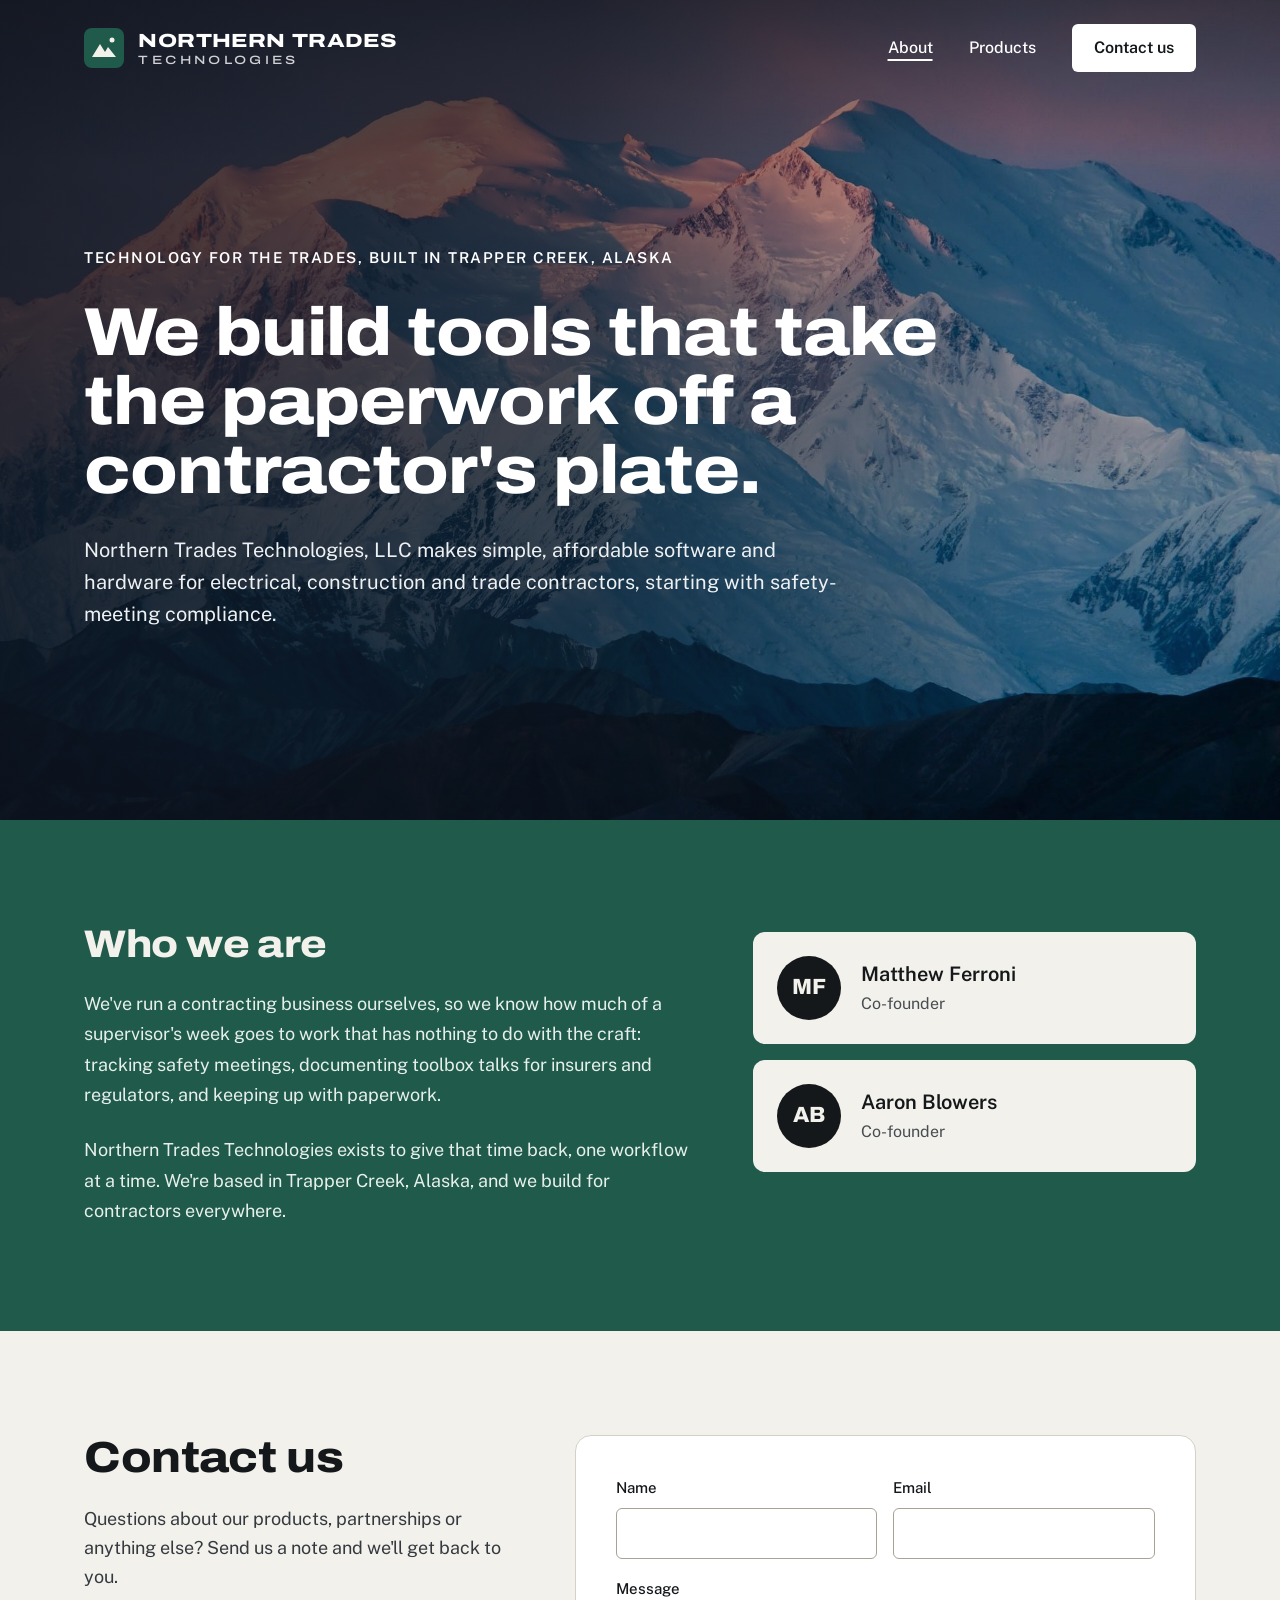
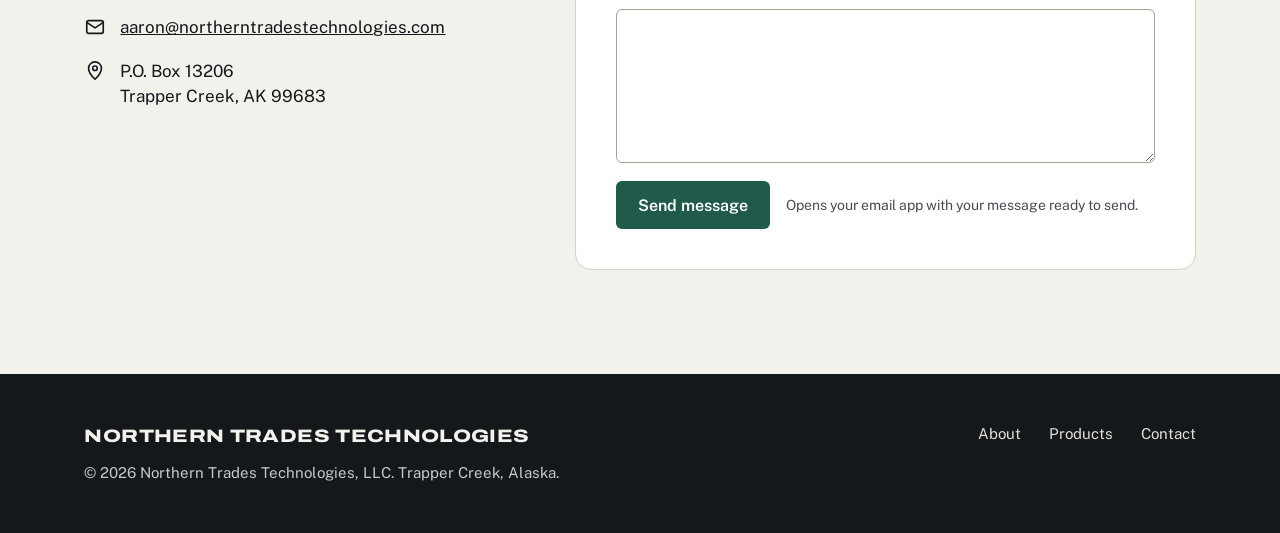
<file: northerntradestechnologies-site/index.html>
<!doctype html>
<html lang="en">
<head>
<meta charset="utf-8">
<meta name="viewport" content="width=device-width, initial-scale=1">
<link rel="icon" href="assets/favicon.svg" type="image/svg+xml">
<link rel="preconnect" href="https://fonts.googleapis.com">
<link rel="preconnect" href="https://fonts.gstatic.com" crossorigin>
<link rel="stylesheet" href="https://fonts.googleapis.com/css2?family=Archivo:wdth,wght@100..125,500..800&family=Public+Sans:wght@400;500;600;700&display=swap">
<link rel="stylesheet" href="styles.css">
<title>Northern Trades Technologies | Tools for trade contractors</title>
<meta name="description" content="Northern Trades Technologies builds simple, affordable software and hardware for electrical, construction and trade contractors. Based in Trapper Creek, Alaska.">
<meta property="og:title" content="Northern Trades Technologies">
<meta property="og:description" content="Tools that take the paperwork off a contractor's plate.">
<meta property="og:image" content="https://www.northerntradestechnologies.com/assets/og-image.jpg">
<meta property="og:url" content="https://www.northerntradestechnologies.com/">
<meta property="og:type" content="website">
<link rel="preload" as="image" href="assets/hero-2000.jpg" imagesrcset="assets/hero-1200.jpg 1200w, assets/hero-2000.jpg 2000w" imagesizes="100vw">
</head>
<body>

<div class="hero">
  <img class="hero-photo" src="assets/hero-2000.jpg" srcset="assets/hero-1200.jpg 1200w, assets/hero-2000.jpg 2000w" sizes="100vw" alt="">
  <header class="site-header wrap">
    <a class="brand" href="index.html">
      <svg width="40" height="40" viewBox="0 0 40 40" aria-hidden="true"><rect width="40" height="40" rx="8" fill="#1F5A4A"/><path d="M8 29l8-13 5 8 3-5 8 10z" fill="#F3F1EC"/><circle cx="28" cy="12" r="2.5" fill="#F3F1EC"/></svg>
      <span class="brand-name"><b>Northern Trades</b><span>Technologies</span></span>
    </a>
    <button class="menu-toggle" type="button" aria-expanded="false" aria-controls="site-nav" aria-label="Menu"><svg width="22" height="22" viewBox="0 0 24 24" fill="none" stroke="currentColor" stroke-width="2" stroke-linecap="round" aria-hidden="true"><path d="M4 7h16M4 12h16M4 17h16"/></svg></button>
    <nav class="nav" id="site-nav" aria-label="Main">
      <a href="index.html" aria-current="page">About</a>
      <a href="products.html">Products</a>
      <a class="btn btn-light" href="#contact">Contact us</a>
    </nav>
  </header>
  <div class="hero-copy wrap">
    <p class="hero-kicker">Technology for the trades, built in Trapper Creek, Alaska</p>
    <h1>We build tools that take the paperwork off a contractor's plate.</h1>
    <p class="lede">Northern Trades Technologies, LLC makes simple, affordable software and hardware for electrical, construction and trade contractors, starting with safety-meeting compliance.</p>
  </div>
</div>

<main>
<section class="about" aria-labelledby="about-title">
  <div class="wrap">
    <div class="about-copy">
      <h2 id="about-title">Who we are</h2>
      <p>We've run a contracting business ourselves, so we know how much of a supervisor's week goes to work that has nothing to do with the craft: tracking safety meetings, documenting toolbox talks for insurers and regulators, and keeping up with paperwork.</p>
      <p>Northern Trades Technologies exists to give that time back, one workflow at a time. We're based in Trapper Creek, Alaska, and we build for contractors everywhere.</p>
    </div>
    <ul class="founders">
      <li class="founder"><span class="initials" aria-hidden="true">MF</span><div><b>Matthew Ferroni</b><span>Co-founder</span></div></li>
      <li class="founder"><span class="initials" aria-hidden="true">AB</span><div><b>Aaron Blowers</b><span>Co-founder</span></div></li>
    </ul>
  </div>
</section>

<section class="contact" id="contact" aria-labelledby="contact-title">
  <div class="wrap">
    <div class="contact-info">
      <h2 id="contact-title">Contact us</h2>
      <p>Questions about our products, partnerships or anything else? Send us a note and we'll get back to you.</p>
      <ul class="contact-lines">
        <li><svg width="22" height="22" viewBox="0 0 24 24" fill="none" stroke="currentColor" stroke-width="1.8" stroke-linecap="round" stroke-linejoin="round" aria-hidden="true"><rect x="3" y="5" width="18" height="14" rx="2"/><path d="M3 7l9 6 9-6"/></svg><a href="mailto:aaron@northerntradestechnologies.com">aaron@northerntradestechnologies.com</a></li>
        <li><svg width="22" height="22" viewBox="0 0 24 24" fill="none" stroke="currentColor" stroke-width="1.8" stroke-linecap="round" stroke-linejoin="round" aria-hidden="true"><path d="M12 21s-7-6.5-7-12a7 7 0 0 1 14 0c0 5.5-7 12-7 12z"/><circle cx="12" cy="9" r="2.5"/></svg><span>P.O. Box 13206<br>Trapper Creek, AK 99683</span></li>
      </ul>
    </div>
    <form class="form" id="contact-form" novalidate>
      <div class="form-row">
        <div class="field"><label for="c-name">Name</label><input id="c-name" name="name" type="text" autocomplete="name" required></div>
        <div class="field"><label for="c-email">Email</label><input id="c-email" name="email" type="email" autocomplete="email" required></div>
      </div>
      <div class="field"><label for="c-msg">Message</label><textarea id="c-msg" name="message" rows="5" required></textarea></div>
      <p class="form-error" id="form-error" role="alert" hidden></p>
      <div class="form-actions">
        <button class="btn btn-spruce" type="submit">Send message</button>
        <span class="form-note">Opens your email app with your message ready to send.</span>
      </div>
    </form>
  </div>
</section>
</main>

<footer class="site-footer">
  <div class="wrap">
    <div class="footer-brand">
      <b>Northern Trades Technologies</b>
      <span>© 2026 Northern Trades Technologies, LLC. Trapper Creek, Alaska.</span>
    </div>
    <nav class="footer-nav" aria-label="Footer">
      <a href="index.html">About</a>
      <a href="products.html">Products</a>
      <a href="index.html#contact">Contact</a>
    </nav>
  </div>
</footer>
<script src="site.js"></script>
</body>
</html>
</file>
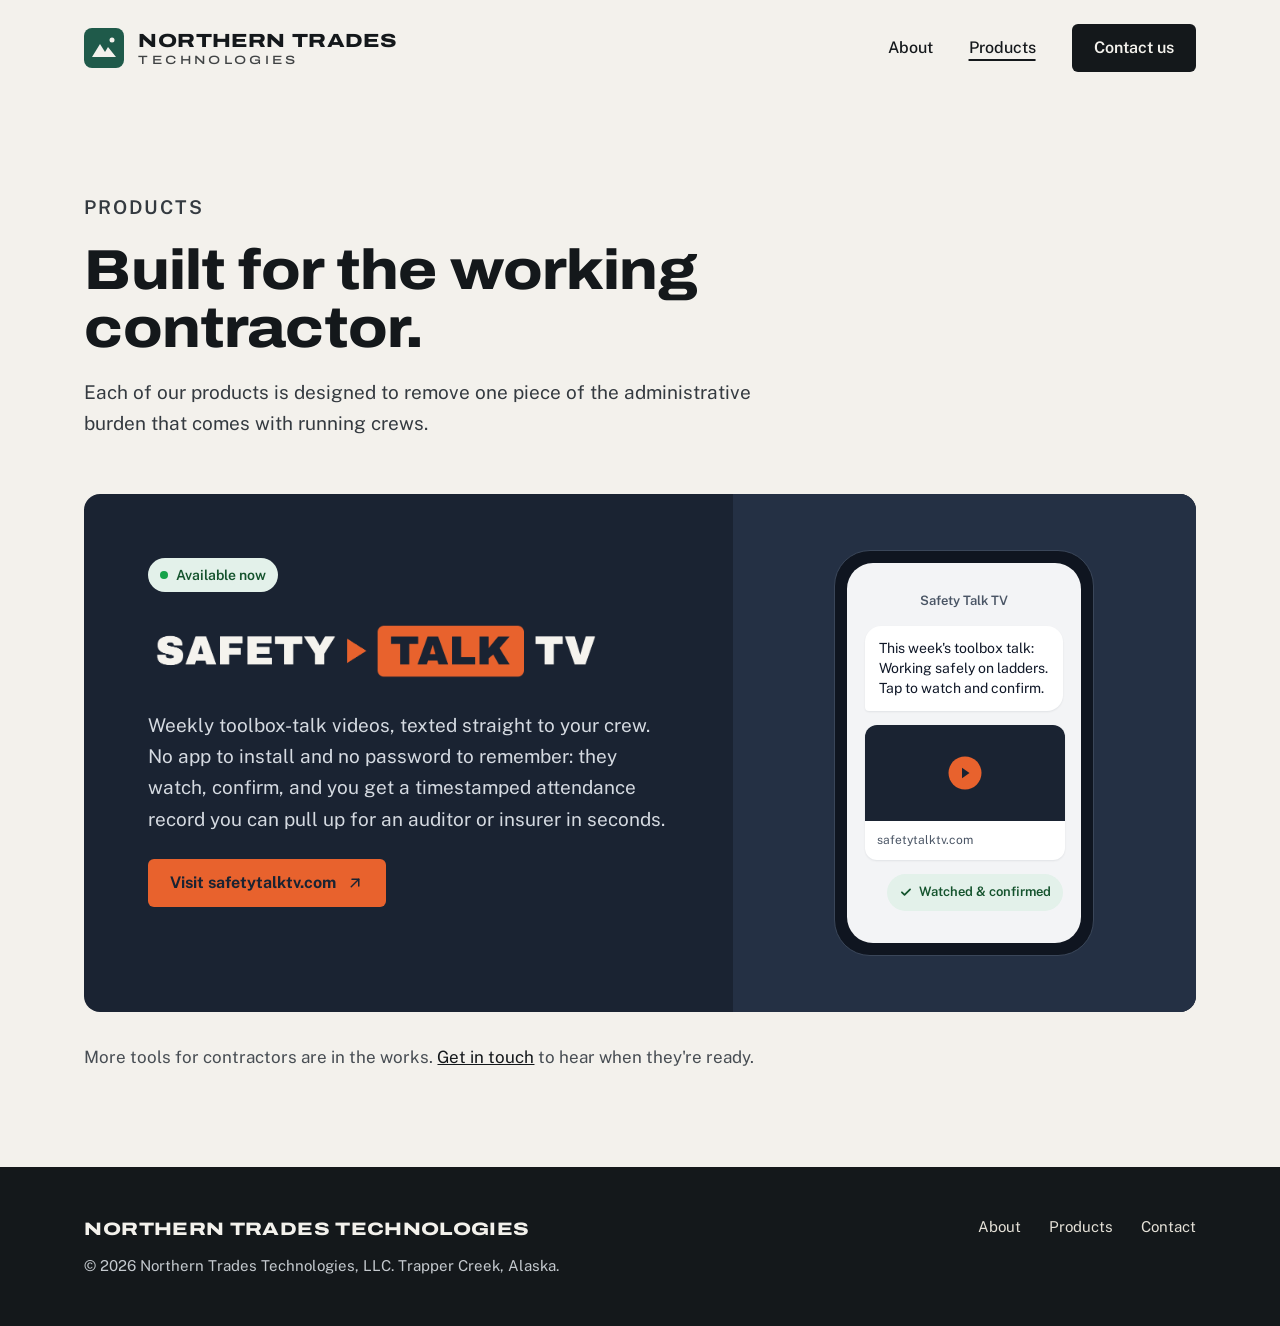
<file: northerntradestechnologies-site/products.html>
<!doctype html>
<html lang="en">
<head>
<meta charset="utf-8">
<meta name="viewport" content="width=device-width, initial-scale=1">
<link rel="icon" href="assets/favicon.svg" type="image/svg+xml">
<link rel="preconnect" href="https://fonts.googleapis.com">
<link rel="preconnect" href="https://fonts.gstatic.com" crossorigin>
<link rel="stylesheet" href="https://fonts.googleapis.com/css2?family=Archivo:wdth,wght@100..125,500..800&family=Public+Sans:wght@400;500;600;700&display=swap">
<link rel="stylesheet" href="styles.css">
<title>Products | Northern Trades Technologies</title>
<meta name="description" content="Safety Talk TV: weekly toolbox-talk videos texted to your crew, with a timestamped attendance record. From Northern Trades Technologies.">
<meta property="og:title" content="Products | Northern Trades Technologies">
<meta property="og:image" content="https://www.northerntradestechnologies.com/assets/og-image.jpg">
<meta property="og:url" content="https://www.northerntradestechnologies.com/products">
</head>
<body class="page-top">

<header class="site-header wrap">
  <a class="brand" href="index.html">
    <svg width="40" height="40" viewBox="0 0 40 40" aria-hidden="true"><rect width="40" height="40" rx="8" fill="#1F5A4A"/><path d="M8 29l8-13 5 8 3-5 8 10z" fill="#F3F1EC"/><circle cx="28" cy="12" r="2.5" fill="#F3F1EC"/></svg>
    <span class="brand-name"><b>Northern Trades</b><span>Technologies</span></span>
  </a>
  <button class="menu-toggle" type="button" aria-expanded="false" aria-controls="site-nav" aria-label="Menu"><svg width="22" height="22" viewBox="0 0 24 24" fill="none" stroke="currentColor" stroke-width="2" stroke-linecap="round" aria-hidden="true"><path d="M4 7h16M4 12h16M4 17h16"/></svg></button>
  <nav class="nav" id="site-nav" aria-label="Main">
    <a href="index.html">About</a>
    <a href="products.html" aria-current="page">Products</a>
    <a class="btn btn-dark" href="index.html#contact">Contact us</a>
  </nav>
</header>

<main>
<section class="page-intro wrap">
  <p class="page-kicker">Products</p>
  <h1>Built for the working contractor.</h1>
  <p>Each of our products is designed to remove one piece of the administrative burden that comes with running crews.</p>
</section>

<section class="products wrap" aria-label="Our products">
  <article class="product">
    <div class="product-copy">
      <span class="status">Available now</span>
      <h2><img src="assets/safety-talk-tv-wordmark.png" alt="Safety Talk TV" width="1140" height="173"></h2>
      <p>Weekly toolbox-talk videos, texted straight to your crew. No app to install and no password to remember: they watch, confirm, and you get a timestamped attendance record you can pull up for an auditor or insurer in seconds.</p>
      <a class="btn btn-stv" href="https://www.safetytalktv.com">Visit safetytalktv.com
        <svg width="18" height="18" viewBox="0 0 24 24" fill="none" stroke="currentColor" stroke-width="2" stroke-linecap="round" stroke-linejoin="round" aria-hidden="true"><path d="M7 17L17 7"/><path d="M8 7h9v9"/></svg></a>
    </div>
    <div class="product-visual" aria-hidden="true">
      <div class="phone">
        <div class="phone-screen">
          <div class="phone-from">Safety Talk TV</div>
          <div class="bubble">This week's toolbox talk: Working safely on ladders. Tap to watch and confirm.</div>
          <div class="link-card">
            <div class="link-card-thumb"><svg width="36" height="36" viewBox="0 0 24 24"><circle cx="12" cy="12" r="11" fill="#E8622D"/><path d="M10 8.5l5 3.5-5 3.5z" fill="#1A2332"/></svg></div>
            <div class="link-card-url">safetytalktv.com</div>
          </div>
          <div class="confirmed"><svg width="14" height="14" viewBox="0 0 24 24" fill="none" stroke="currentColor" stroke-width="3" stroke-linecap="round" stroke-linejoin="round"><path d="M5 12.5l4.5 4.5L19 7.5"/></svg>Watched &amp; confirmed</div>
        </div>
      </div>
    </div>
  </article>
  <p class="more">More tools for contractors are in the works. <a href="index.html#contact">Get in touch</a> to hear when they're ready.</p>
</section>
</main>

<footer class="site-footer">
  <div class="wrap">
    <div class="footer-brand">
      <b>Northern Trades Technologies</b>
      <span>© 2026 Northern Trades Technologies, LLC. Trapper Creek, Alaska.</span>
    </div>
    <nav class="footer-nav" aria-label="Footer">
      <a href="index.html">About</a>
      <a href="products.html">Products</a>
      <a href="index.html#contact">Contact</a>
    </nav>
  </div>
</footer>
<script src="site.js"></script>
</body>
</html>
</file>
<file: northerntradestechnologies-site/styles.css>
:root {
  --ground: #F3F1EC;
  --sand: #E4E0D7;
  --ink: #14181B;
  --body: #343A40;
  --muted: #474D53;
  --line: #D5D1C8;
  --spruce: #1F5A4A;
  --spruce-soft: #E6EFEB;
  --stv-navy: #1A2332;
  --stv-panel: #243044;
  --stv-orange: #E8622D;
  --display: 'Archivo', 'Arial Black', sans-serif;
  --text: 'Public Sans', 'Helvetica Neue', Helvetica, Arial, sans-serif;
  --gutter: clamp(20px, 6.6vw, 96px);
}

*, *::before, *::after { box-sizing: border-box; }
html { -webkit-text-size-adjust: 100%; scroll-behavior: smooth; }
@media (prefers-reduced-motion: reduce) { html { scroll-behavior: auto; } }
body { margin: 0; background: var(--ground); color: var(--ink); font-family: var(--text); font-size: 17px; line-height: 1.6; }
img { max-width: 100%; display: block; }
a { color: var(--ink); }
a:hover { color: var(--spruce); }
:focus-visible { outline: 3px solid var(--stv-orange); outline-offset: 3px; border-radius: 4px; }
.visually-hidden { position: absolute; width: 1px; height: 1px; overflow: hidden; clip: rect(0 0 0 0); white-space: nowrap; }
.wrap { padding-inline: var(--gutter); max-width: 1440px; margin-inline: auto; }

h1, h2 { font-family: var(--display); font-stretch: 112%; font-weight: 800; letter-spacing: -0.015em; margin: 0; }
h1 { font-size: clamp(40px, 5.3vw, 76px); line-height: 1.02; }
h2 { font-size: clamp(32px, 3.4vw, 48px); line-height: 1.06; }
p { margin: 0; }

/* ---------- Header ---------- */
.site-header { position: relative; z-index: 10; display: flex; align-items: center; justify-content: space-between; gap: 16px; padding-block: 24px; }
.brand { display: flex; align-items: center; gap: 14px; text-decoration: none; color: inherit; }
.brand:hover { color: inherit; }
.brand svg { flex-shrink: 0; }
.brand-name { display: flex; flex-direction: column; line-height: 1; }
.brand-name b { font-family: var(--display); font-stretch: 125%; font-weight: 800; font-size: 19px; letter-spacing: 0.02em; text-transform: uppercase; }
.brand-name span { font-family: var(--display); font-stretch: 125%; font-weight: 500; font-size: 12px; letter-spacing: 0.28em; text-transform: uppercase; margin-top: 4px; opacity: 0.8; }
.nav { display: flex; align-items: center; gap: 36px; font-weight: 500; font-size: 16px; }
.nav a { text-decoration: none; color: inherit; }
.nav a[aria-current="page"] { text-decoration: underline; text-underline-offset: 6px; text-decoration-thickness: 2px; }
.nav .btn { text-decoration: none; }
.nav a.btn-light, .nav a.btn-light:hover { color: var(--ink); opacity: 1; }
.nav a.btn-dark, .nav a.btn-dark:hover { color: var(--ground); }
.menu-toggle { display: none; }

.btn { display: inline-flex; align-items: center; justify-content: center; gap: 10px; min-height: 48px; padding: 0 22px; border-radius: 6px; border: 0; font: inherit; font-size: 16px; font-weight: 600; text-decoration: none; cursor: pointer; }
.btn-dark { background: var(--ink); color: var(--ground); }
.btn-dark:hover { background: #2A3035; color: var(--ground); }
.btn-light { background: #FFFFFF; color: var(--ink); }
.btn-light:hover { background: var(--sand); color: var(--ink); }
.btn-spruce { background: var(--spruce); color: #FFFFFF; }
.btn-spruce:hover { background: #17463A; color: #FFFFFF; }
.btn-stv { background: var(--stv-orange); color: var(--stv-navy); font-weight: 700; }
.btn-stv:hover { background: #F07A48; color: var(--stv-navy); }

/* ---------- Hero (home) ---------- */
.hero { position: relative; min-height: 820px; color: #FFFFFF; overflow: hidden; background: #2B3A46; }
.hero-photo { position: absolute; inset: 0; width: 100%; height: 100%; object-fit: cover; object-position: center 35%; z-index: 0; }
.hero::before { content: ""; position: absolute; inset: 0; z-index: 1; background: linear-gradient(90deg, rgba(14,18,28,0.82) 0%, rgba(14,18,28,0.62) 45%, rgba(14,18,28,0.15) 80%, rgba(14,18,28,0.05) 100%); }
.hero::after { content: ""; position: absolute; inset: 0 0 auto 0; z-index: 1; height: 160px; background: linear-gradient(180deg, rgba(14,18,28,0.55), rgba(14,18,28,0)); }
.hero .site-header { color: #FFFFFF; }
.hero .nav a:hover { color: #FFFFFF; opacity: 0.85; }
.hero-copy { position: relative; z-index: 2; padding-top: 150px; padding-bottom: 96px; display: flex; flex-direction: column; gap: 28px; }
.hero-copy > * { max-width: 920px; }
.hero-kicker { font-size: 15px; font-weight: 600; letter-spacing: 0.1em; text-transform: uppercase; }
.hero-copy p.lede { font-size: 20px; line-height: 1.6; color: #EEF1F3; max-width: 760px; }
.hero > .site-header { position: relative; z-index: 3; }

/* ---------- Who we are ---------- */
.about { background: var(--spruce); color: var(--ground); padding-block: 104px; }
.about .wrap { display: grid; grid-template-columns: 7fr 5fr; gap: 48px; align-items: start; }
.about-copy { display: flex; flex-direction: column; gap: 24px; }
.about-copy h2 { font-size: clamp(32px, 3vw, 44px); }
.about-copy p { font-size: 18px; line-height: 1.7; color: var(--spruce-soft); max-width: 68ch; }
.founders { list-style: none; margin: 0; padding: 8px 0 0; display: flex; flex-direction: column; gap: 16px; }
.founder { display: flex; align-items: center; gap: 20px; padding: 24px; border-radius: 12px; background: var(--ground); color: var(--ink); }
.founder .initials { display: flex; align-items: center; justify-content: center; flex-shrink: 0; width: 64px; height: 64px; border-radius: 50%; background: var(--ink); color: var(--ground); font-family: var(--display); font-weight: 800; font-size: 22px; }
.founder b { display: block; font-size: 20px; font-weight: 600; }
.founder span { font-size: 16px; color: var(--muted); }

/* ---------- Contact ---------- */
.contact { padding-block: 104px; }
.contact .wrap { display: grid; grid-template-columns: 5fr 7fr; gap: 48px; align-items: start; }
.contact-info { display: flex; flex-direction: column; gap: 24px; }
.contact-info > p { font-size: 18px; color: var(--body); }
.contact-lines { list-style: none; margin: 0; padding: 0; display: flex; flex-direction: column; gap: 18px; }
.contact-lines li { display: flex; gap: 14px; align-items: flex-start; line-height: 1.5; overflow-wrap: anywhere; }
.contact-lines svg { flex-shrink: 0; margin-top: 1px; }
.form { display: flex; flex-direction: column; gap: 18px; padding: 40px; border-radius: 16px; background: #FFFFFF; border: 1px solid var(--line); }
.form-row { display: grid; grid-template-columns: 1fr 1fr; gap: 16px; }
.field { display: flex; flex-direction: column; gap: 8px; }
.field label { font-size: 15px; font-weight: 500; }
.field input, .field textarea { width: 100%; min-height: 48px; padding: 12px 14px; border-radius: 6px; border: 1px solid #A8A295; background: #FFFFFF; font: inherit; font-size: 16px; color: var(--ink); }
.field textarea { resize: vertical; min-height: 140px; }
.form-actions { display: flex; align-items: center; gap: 16px; flex-wrap: wrap; }
.form-note { font-size: 14px; color: var(--muted); }
.form-error { font-size: 15px; color: #9F1D1D; font-weight: 500; }

/* ---------- Products page ---------- */
.page-top .site-header { color: var(--ink); }
.page-intro { padding-top: 96px; padding-bottom: 56px; display: flex; flex-direction: column; gap: 20px; }
.page-intro h1 { font-size: clamp(40px, 4.4vw, 64px); max-width: 16ch; }
.page-intro p { font-size: 19px; color: var(--body); max-width: 60ch; }
.page-kicker { font-size: 15px; font-weight: 600; letter-spacing: 0.1em; text-transform: uppercase; color: var(--spruce); }

.product { display: grid; grid-template-columns: 7fr 5fr; border-radius: 16px; overflow: hidden; background: var(--stv-navy); color: #F3F1EC; }
.product-copy { padding: 64px; display: flex; flex-direction: column; gap: 24px; align-items: flex-start; }
.product-copy h2 { line-height: 0; }
.product-copy h2 img { width: 456px; height: auto; }
.product-copy p { font-size: 19px; line-height: 1.65; color: #D5DAE1; max-width: 56ch; }
.status { display: inline-flex; align-items: center; gap: 8px; padding: 6px 12px; border-radius: 999px; background: #E3F1EA; color: #14532D; font-size: 14px; font-weight: 600; }
.status::before { content: ""; width: 8px; height: 8px; border-radius: 50%; background: #16A34A; }
.product-visual { background: var(--stv-panel); display: flex; align-items: center; justify-content: center; padding: 56px; }
.phone { width: 260px; padding: 12px; border-radius: 36px; background: #0F1520; border: 1px solid #3A4659; }
.phone-screen { border-radius: 26px; background: #F3F4F6; padding: 28px 18px 32px; display: flex; flex-direction: column; gap: 14px; color: #101828; }
.phone-from { text-align: center; font-size: 13px; font-weight: 600; color: #4A5565; }
.bubble { align-self: flex-start; max-width: 200px; padding: 12px 14px; border-radius: 16px 16px 16px 4px; background: #FFFFFF; font-size: 14px; line-height: 1.45; box-shadow: 0 1px 2px rgba(16,24,40,0.08); }
.link-card { align-self: flex-start; width: 200px; border-radius: 12px; overflow: hidden; background: #FFFFFF; box-shadow: 0 1px 2px rgba(16,24,40,0.08); }
.link-card-thumb { height: 96px; background: var(--stv-navy); display: flex; align-items: center; justify-content: center; }
.link-card-url { padding: 10px 12px; font-size: 12px; color: #4A5565; }
.confirmed { align-self: flex-end; display: inline-flex; align-items: center; gap: 6px; padding: 8px 12px; border-radius: 999px; background: #E3F1EA; color: #14532D; font-size: 13px; font-weight: 600; }
.more { margin-top: 32px; font-size: 17px; color: var(--muted); }
.products { padding-bottom: 96px; }

/* ---------- Footer ---------- */
.site-footer { background: var(--ink); color: #C4C9CE; padding-block: 48px; }
.site-footer .wrap { display: flex; justify-content: space-between; align-items: flex-start; gap: 24px; flex-wrap: wrap; }
.footer-brand { display: flex; flex-direction: column; gap: 10px; }
.footer-brand b { font-family: var(--display); font-stretch: 125%; font-weight: 800; font-size: 18px; letter-spacing: 0.02em; text-transform: uppercase; color: var(--ground); }
.footer-brand span { font-size: 15px; }
.footer-nav { display: flex; gap: 28px; font-size: 15px; flex-wrap: wrap; }
.footer-nav a { color: #E4E0D7; text-decoration: none; }
.footer-nav a:hover { color: #FFFFFF; text-decoration: underline; }

/* ---------- Tablet ---------- */
@media (max-width: 1000px) {
  .about .wrap, .contact .wrap { grid-template-columns: 1fr; }
  .product { grid-template-columns: 1fr; }
  .product-copy { padding: 48px; }
  .hero { min-height: 720px; }
  .hero-copy { padding-top: 110px; }
}

/* ---------- Phone ---------- */
@media (max-width: 720px) {
  body { font-size: 16px; }
  .site-header { padding-block: 16px; flex-wrap: wrap; }
  .brand svg { width: 36px; height: 36px; }
  .brand-name b { font-size: 16px; }
  .brand-name span { font-size: 10px; }
  .menu-toggle { display: inline-flex; align-items: center; justify-content: center; width: 48px; height: 48px; border-radius: 8px; border: 1px solid currentColor; background: transparent; color: inherit; cursor: pointer; }
  .nav { display: none; width: 100%; flex-direction: column; align-items: stretch; gap: 4px; padding-top: 12px; }
  .nav.is-open { display: flex; }
  .nav a { display: flex; align-items: center; min-height: 48px; padding: 0 4px; font-size: 18px; }
  .nav .btn { justify-content: center; margin-top: 8px; }
  .hero .nav.is-open { background: rgba(14,18,28,0.9); margin-inline: calc(var(--gutter) * -1); padding: 12px var(--gutter) 20px; width: calc(100% + var(--gutter) * 2); }

  .hero { min-height: 0; }
  .hero-photo { object-position: 62% 30%; }
  .hero::before { background: linear-gradient(180deg, rgba(14,18,28,0.7) 0%, rgba(14,18,28,0.55) 50%, rgba(14,18,28,0.05) 100%); }
  .hero-copy { padding-top: 56px; padding-bottom: 260px; gap: 20px; }
  .hero-kicker { font-size: 13px; }
  .hero-copy p.lede { font-size: 17px; }

  .about, .contact { padding-block: 64px; }
  .about-copy p { font-size: 16px; }
  .founder { padding: 18px; gap: 16px; }
  .founder .initials { width: 52px; height: 52px; font-size: 18px; }
  .form { padding: 24px; }
  .form-row { grid-template-columns: 1fr; }
  .form-actions .btn { width: 100%; }

  .page-intro { padding-top: 48px; padding-bottom: 32px; }
  .page-intro p { font-size: 17px; }
  .product-copy { padding: 32px 24px; gap: 20px; }
  .product-copy h2 img { width: 100%; max-width: 320px; }
  .product-copy p { font-size: 16px; }
  .product-copy .btn { width: 100%; }
  .product-visual { padding: 40px 24px; }
  .products { padding-bottom: 64px; }
  .footer-nav { gap: 20px; }
}
</file>
